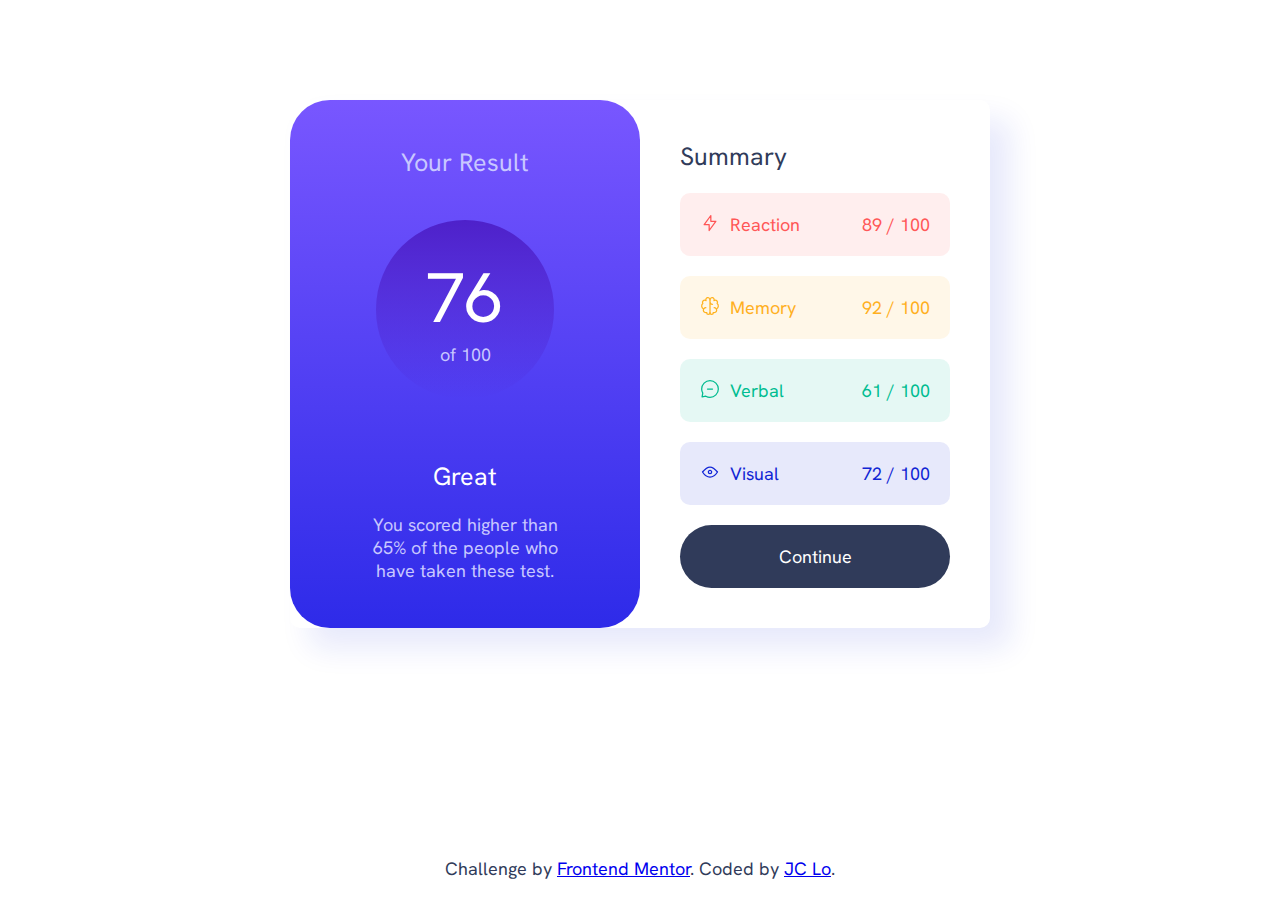
<file: 02-results-summary-component-main First solution with HTML and CSS/index.html>
<!DOCTYPE html>
<html lang="en">
<head>
  <meta charset="UTF-8">
  <meta name="viewport" content="width=device-width, initial-scale=1.0"> <!-- displays site properly based on user's device -->
  <link rel="preconnect" href="https://fonts.googleapis.com">
  <link rel="preconnect" href="https://fonts.gstatic.com" crossorigin>
  <link href="https://fonts.googleapis.com/css2?family=Hanken+Grotesk:wght@500;700;800&display=swap" rel="stylesheet">
  <link rel="stylesheet" href="style.css">
  <title>Frontend Mentor | Results summary component By JC Lo</title>

</head>
<body>
<!-- ========== Container =========== -->  
  <div class="container">
    
    <!-- ========== Card =========== -->  
    <div class="card">
 
      <!-- ========== Result Content =========== -->  
      <div class="section result">
          <h2 class="title result__title">Your Result</h2>
          <p class="result__scoring">
            <span>76</span> of 100
          </p>
          <div>
            <p class="result__comment">
              <span>Great</span>
              You scored higher than 65% of the people who have taken these test.
            </p>
          </div>
        </div> 
      <!-- ========== Result Content Ends =========== -->  

      <!-- ========== Summary Content =========== -->  
      <div class="section summary">

          <h2 class="title summary__title">Summary</h2>

          <!-- ========== Item Content =========== --> 
          <div class="summary__item summary__item--1" >
            <div class="item-flex">
              <svg xmlns="http://www.w3.org/2000/svg" width="20" height="20" fill="none" viewBox="0 0 20 20"><path stroke="#F55" stroke-linecap="round" stroke-linejoin="round" stroke-width="1.25" d="M10.833 8.333V2.5l-6.666 9.167h5V17.5l6.666-9.167h-5Z"/></svg>              
              <h3 class="item-name">Reaction </h3>
            </div>
            <p class="item-record"/>
              <span>89</span> / 100
            </p>
          </div>
          <!-- ========== Item Content Ends =========== --> 
          
          <!-- ========== Item Content =========== --> 
          <div class="summary__item summary__item--2" >
            <div class="item-flex">
              <svg xmlns="http://www.w3.org/2000/svg" width="20" height="20" fill="none" viewBox="0 0 20 20"><path stroke="#FFB21E" stroke-linecap="round" stroke-linejoin="round" stroke-width="1.25" d="M5.833 11.667a2.5 2.5 0 1 0 .834 4.858"/><path stroke="#FFB21E" stroke-linecap="round" stroke-linejoin="round" stroke-width="1.25" d="M3.553 13.004a3.333 3.333 0 0 1-.728-5.53m.025-.067a2.083 2.083 0 0 1 2.983-2.824m.199.054A2.083 2.083 0 1 1 10 3.75v12.917a1.667 1.667 0 0 1-3.333 0M10 5.833a2.5 2.5 0 0 0 2.5 2.5m1.667 3.334a2.5 2.5 0 1 1-.834 4.858"/><path stroke="#FFB21E" stroke-linecap="round" stroke-linejoin="round" stroke-width="1.25" d="M16.447 13.004a3.334 3.334 0 0 0 .728-5.53m-.025-.067a2.083 2.083 0 0 0-2.983-2.824M10 3.75a2.085 2.085 0 0 1 2.538-2.033 2.084 2.084 0 0 1 1.43 2.92m-.635 12.03a1.667 1.667 0 0 1-3.333 0"/></svg>
              <h3 class="item-name">Memory </h3>
            </div>
            <p class="item-record"/>
              <span>92</span> / 100
            </p>
          </div>
          <!-- ========== Item Content Ends =========== --> 
          
          <!-- ========== Item Content =========== --> 
          <div class="summary__item summary__item--3" >
            <div class="item-flex">
              <svg xmlns="http://www.w3.org/2000/svg" width="20" height="20" fill="none" viewBox="0 0 20 20"><path stroke="#00BB8F" stroke-linecap="round" stroke-linejoin="round" stroke-width="1.25" d="M7.5 10h5M10 18.333A8.333 8.333 0 1 0 1.667 10c0 1.518.406 2.942 1.115 4.167l-.699 3.75 3.75-.699A8.295 8.295 0 0 0 10 18.333Z"/></svg>              
              <h3 class="item-name">Verbal </h3>
            </div>
            <p class="item-record"/>
              <span>61</span> / 100
            </p>
          </div>
          <!-- ========== Item Content Ends =========== --> 
          
          <!-- ========== Item Content =========== --> 
          <div class="summary__item summary__item--4" >
            <div class="item-flex">
              <svg xmlns="http://www.w3.org/2000/svg" width="20" height="20" fill="none" viewBox="0 0 20 20"><path stroke="#1125D6" stroke-linecap="round" stroke-linejoin="round" stroke-width="1.25" d="M10 11.667a1.667 1.667 0 1 0 0-3.334 1.667 1.667 0 0 0 0 3.334Z"/><path stroke="#1125D6" stroke-linecap="round" stroke-linejoin="round" stroke-width="1.25" d="M17.5 10c-1.574 2.492-4.402 5-7.5 5s-5.926-2.508-7.5-5C4.416 7.632 6.66 5 10 5s5.584 2.632 7.5 5Z"/></svg>              
              <h3 class="item-name">Visual </h3>
            </div>
            <p class="item-record"/>
              <span>72</span> / 100
            </p>
          </div>
          <!-- ========== Item Content Ends =========== --> 

          

           
          
          <!-- ========== Boton  =========== --> 
          <button class="button">Continue</button>
          
      </div>
      <!-- ========== Summary Content Ends =========== -->  
    </div>
    <!-- ========== Card Ends =========== -->  

    <!-- ========== Attribution =========== -->  
  <div class="attribution">
    Challenge by <a href="https://www.frontendmentor.io?ref=challenge" target="_blank">Frontend Mentor</a>. 
    Coded by <a href="#">JC Lo</a>.
  </div>
    </div>
  <!-- ========== Container Ends =========== -->  

  
  <!-- ========== Attribution Ends =========== -->  
</body>
</html>
</file>
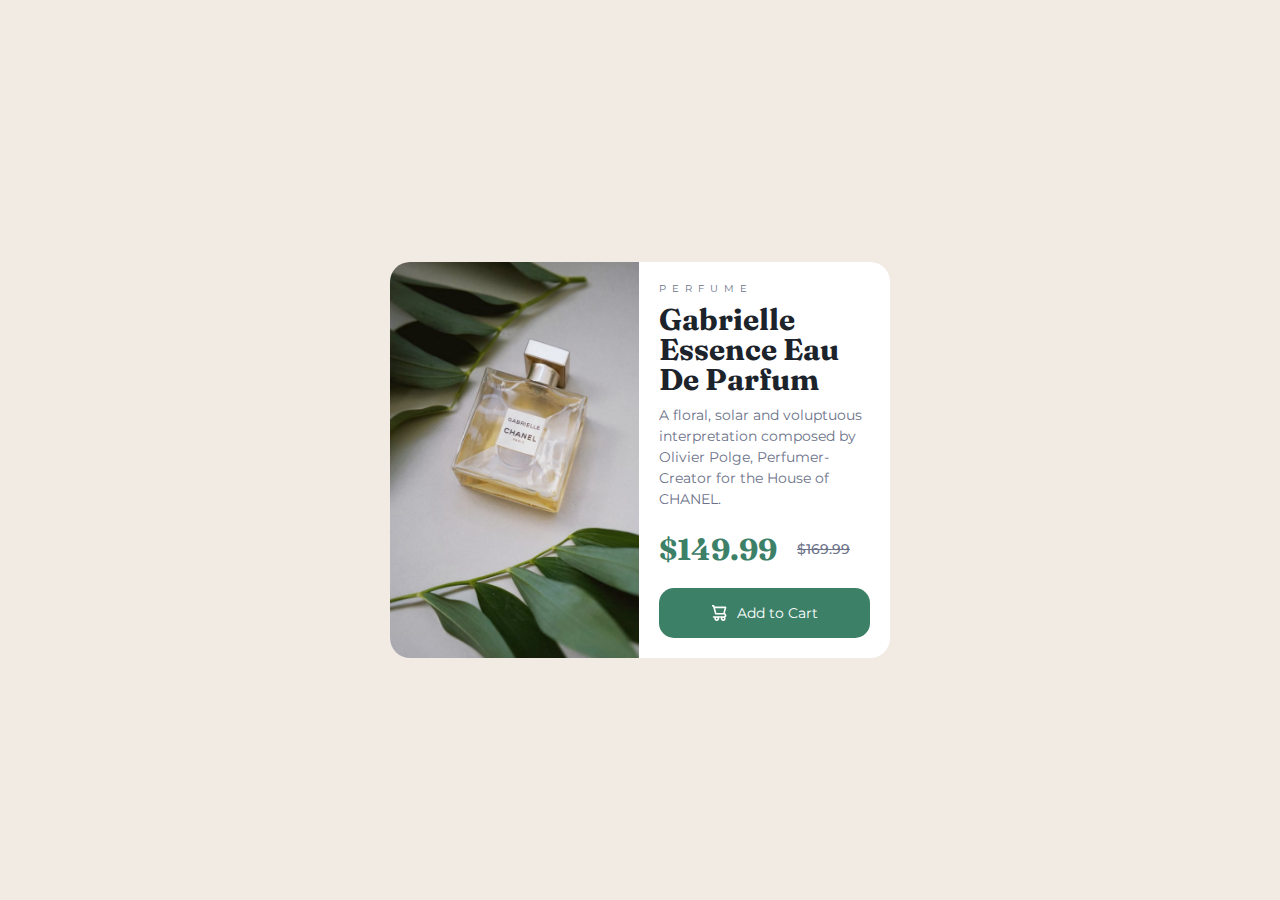
<file: 03-product-preview-card-component-main-firt-solution/index.html>
<!DOCTYPE html>
<html lang="en">
<head>
  <meta charset="UTF-8">
  <meta name="viewport" content="width=device-width, initial-scale=1.0"> <!-- displays site properly based on user's device -->
  <meta name="description" content="Product preview card component - Front End Challange">
  <meta name="keywords" content="Card Product HTML CSS JS">
  <!-- ===== PreLoad Montserrat Font ===== -->
  <link rel="preconnect" href="https://fonts.googleapis.com">
  <link rel="preconnect" href="https://fonts.gstatic.com" crossorigin>
  <link href="https://fonts.googleapis.com/css2?family=Montserrat:wght@500;700&display=swap" rel="stylesheet">
  
  <!-- ===== PreLoad Fraunces Font ===== -->
  <link href="https://fonts.googleapis.com/css2?family=Fraunces:opsz,wght@9..144,700&display=swap" rel="stylesheet">
  <!-- ===== PreLoad Style Doc ===== -->
  <link rel="preload" href="./css/style.css" as="style">
  <link rel="stylesheet" href="./css/style.css">
  <title>Frontend Mentor | Product preview card component by JC Lo</title>

</head>
<body>
 <!-- ===== Container ===== -->
  <main class="container">
    <!-- ===== Card ===== -->
    <div class="card">
      <!-- ===== Card Content===== -->
      <div class="card-content">

        <!-- ===== Image ===== -->
        <img id="cardImage" class="image" src="" alt="Product">
        <!-- ===== Information ===== -->
        <div class="section info">
          <p class="item info__category">
            Perfume
          </p>

          <h2 class="item info__title">
            Gabrielle Essence Eau De Parfum
          </h2>

          <p class="item info__description">
            A floral, solar and voluptuous interpretation composed by Olivier Polge, Perfumer-Creator for the House of CHANEL.
          </p>
          
          <p class="item info__price">
            $149.99
              <span class="price--canceled">
                $169.99
              </span>
          </p>

          <button class="item button">
            <svg width="15" height="16" xmlns="http://www.w3.org/2000/svg"><path d="M14.383 10.388a2.397 2.397 0 0 0-1.518-2.222l1.494-5.593a.8.8 0 0 0-.144-.695.8.8 0 0 0-.631-.28H2.637L2.373.591A.8.8 0 0 0 1.598 0H0v1.598h.983l1.982 7.4a.8.8 0 0 0 .799.59h8.222a.8.8 0 0 1 0 1.599H1.598a.8.8 0 1 0 0 1.598h.943a2.397 2.397 0 1 0 4.507 0h1.885a2.397 2.397 0 1 0 4.331-.376 2.397 2.397 0 0 0 1.12-2.021ZM11.26 7.99H4.395L3.068 3.196h9.477L11.26 7.991Zm-6.465 6.392a.8.8 0 1 1 0-1.598.8.8 0 0 1 0 1.598Zm6.393 0a.8.8 0 1 1 0-1.598.8.8 0 0 1 0 1.598Z" fill="#FFF"/></svg>
            <p>Add to Cart</p>
          </button>

        </div>  <!-- ===== Information Ends ===== -->

      </div> <!-- ===== Card Content Ends===== -->

    </divs> <!-- ===== Card Ends ===== -->

  </main> <!-- ===== Container Ends ===== -->


  <!-- <div class="attribution">
    Challenge by <a href="https://www.frontendmentor.io?ref=challenge" target="_blank">Frontend Mentor</a>. 
    Coded by <a href="#">JC Lomu</a>.
  </div> -->
  <script src="./js/script.js"></script>
</body>
</html>
</file>
<file: 02-results-summary-component-main First solution with HTML and CSS/style.css>
/* Colors */
@import url('https://fonts.googleapis.com/css2?family=Hanken+Grotesk:wght@500;700;800&display=swap');

:root {

    /* Sizes*/
    --mobile: 375px;
    --desktop: 700px;


    /* Primary */
    --light-red-solid: hsl(0, 100%, 67%);
    --orangey-yellow-solid: hsl(39, 100%, 56%);
    --green-teal-solid: hsl(166, 100%, 37%);
    --cobalt-blue-solid: hsl(234, 85%, 45%);
    
    --light-red: hsla(0, 100%, 67%, .1);
    --orangey-yellow: hsla(39, 100%, 56%, .1);
    --green-teal: hsla(166, 100%, 37%, .1);
    --cobalt-blue: hsla(234, 85%, 45%, .1);
   
    /* Gradients */
    --light-slate-blue: hsl(252, 100%, 67%);
    --light-royal-blue: hsl(241, 81%, 54%);
        /* Background */
        --gradient-bg: linear-gradient(
            var(--light-slate-blue),
            var(--light-royal-blue));
    
    --violet-blue: hsla(256, 72%, 46%, 1); 
    --persian-blue: hsla(241, 72%, 46%, 0);   
        /* Circle */
        --gradient-cirlce: linear-gradient(
            var(--violet-blue),
            var(--persian-blue));
    
    /* Neutral */

    --white: hsl(0, 0%, 100%);
    --pale-blue: hsl(221, 100%, 96%);
    --light-lavender: hsl(241, 100%, 89%);
    --dark-gray-blue: hsl(224, 30%, 27%);

    /* Fonts */
    --ff-default: 'Hanken Grotesk', sans-serif;

    --fw-regular: 500;
    --fw-medium: 700;
    --fw-bold: 800;

    --fs-400: 1.125rem;
    --fs-500: 1.25rem;
    --fs-600: 1.5rem;
    --fs-700: 1.8rem;
    --fs-800: 2.5rem;
    --fs-900: 7rem;

}

*,
*::before,
*::after {
    box-sizing: border-box;
}
* {
    margin: 0;
    font: inherit;
}

html {
    font-size: 62.5%;
}
body {
    font-family: var(--ff-default);
    font-size: var(--fs-700);
    color: var(--dark-gray-blue);
    
}

img,
svg {
    display: block;
    max-width: 100%;
}

.container {
    display: grid;
    place-items: center;
    max-width: 144rem;
    
    
 }

 .card { 
    background-color: var(--white);
    border-radius: 1rem;
    box-shadow: 2rem 2rem 3rem var(--cobalt-blue);
    width: 100%;
   
}

@media (min-width: 440px) {
    
    .card {
        width: 40rem;
    }
}

@media (min-width: 940px) {
    
    .card {
    width: 70rem;
    margin-top: 10rem;
    display: grid;
    grid-template-columns: 1fr 1fr;
    height: auto;
    }
}

.section {
    padding: 4rem;
}

.title {
    font-size: var(--fs-800);
}

.item-flex {
    display: flex;
    flex-direction: row;
    gap: 1rem;
}


.result__title,
.result__comment,
.result__scoring
 {
    color: var(--light-lavender);
}

.result {
    background: var(--gradient-bg);
    border-radius: 0  0 4rem 4rem;
    display: grid;
    color: var(--white);
    text-align: center;
    align-items: center;
    gap: 1rem;
    
    @media (min-width: 940px) {
        border-radius: 4rem;

    }
}

.result__scoring {
    background: var(--gradient-cirlce);
    aspect-ratio: 1 / 1;
    border-radius: 50%;
    display: flex;
    flex-direction: column;
    justify-content: center;
    margin: auto;
    width: 66%;
    margin-top: 2rem;    
    margin-bottom: 2rem;    

}

.result__scoring span {
    font-size: var(--fs-900);
    display: block;
    color: var(--white);
}

.result__comment {
    padding: 0 10%;
}

.result__comment span {
    font-size: var(--fs-800);
    display: block;
    margin: 2rem;
    color: var(--white);
}

.summary {
    display: flex;
    flex-direction: column;
    gap: 2rem;

}
.summary__item {
    display: flex;
    justify-content: space-between;
    padding: 2rem;
    border-radius: 1rem;
    
}

.summary__item--1 {
    color: var(--light-red-solid);
    background-color: var(--light-red) ;
    
}

.summary__item--2 {
    color: var(--orangey-yellow-solid);
    background-color: var(--orangey-yellow) ;
}

.summary__item--3 {
    color: var(--green-teal-solid);
    background-color: var(--green-teal);
}

.summary__item--4 {
    color: var(--cobalt-blue-solid);
    background-color: var(--cobalt-blue);
}

.button {
    background-color: var(--dark-gray-blue);
    color: var(--white);
    border: none;
    border-radius: 5rem;
    padding: 2rem;
    transition: background-color 0.3s;

    

}

.button:hover {
    background-color: var(--light-slate-blue);
}

@media (min-width: 940px) {
    .attribution {
        position: absolute;
        bottom: 2rem;
    }
}
</file>
<file: 03-product-preview-card-component-main-firt-solution/css/style.css>
/* ===== Fonts =====

/* ===== Montserrat ===== */
@import url('https://fonts.googleapis.com/css2?family=Montserrat:wght@500;700&display=swap');
/* ===== Fraunces ===== */
@import url('https://fonts.googleapis.com/css2?family=Fraunces:opsz,wght@9..144,700&display=swap');

:root {

/* ===== Screen Size ===== */

--Mobile: 375px;
--Desktop: 1440px;

/* ===== Colors ===== */
/* Primary */

--Dark-cyan: hsl(158, 36%, 37%);
--Cream: hsl(30, 38%, 92%);

/* Neutral */

--Very-dark-blue: hsl(212, 21%, 14%);
--Dark-grayish-blue: hsl(228, 12%, 48%);
--White: hsl(0, 0%, 100%);

/* ===== Fonts ===== */

--ff-primary: 'Montserrat', serif;
--ff-secondary: 'Fraunces', serif;

--fw--medium: 500;
--fw--bold: 700;
}

*,
*:before,
*:after {
    box-sizing: border-box;
}
* {
    margin: 0;
    font: inherit;
}

html {
    font-size: 62.5%;
}

body {
    font-size: 14px;
    font-family: var(--ff-primary);
    background-color: var(--Cream);
    color: var(--Dark-grayish-blue);
}

img {
  width: 100%;
}

.container {
    width: min(90%, 120rem);
    margin: 0 auto;
}    




@media (min-width: 768px) {
    .card {
        display: flex;
        justify-content: center;
        align-items: center;
        height: 100vh;
    }
}



.card-content {
    background-color: var(--White);
    border-radius: 2rem;
    margin-top: 2rem;
}

@media (min-width: 768) {
    .card-content {
        margin-top: 0;
    }
}
@media (min-width: 768px) {
    .card-content {
        display: grid;
        grid-template-columns: 1fr 1fr;
        width: 50rem;
    }
}


.section {
    padding: 2rem;
}

.image {
    border-radius: 2rem 2rem 0 0 ;
    height: cover;
}

@media (min-width: 768px) {
    .image {
        border-radius: 2rem 0 0 2rem ;
        height: 100%;
      
    }
}

.item {
    margin-top: 1rem;
}

.info__category {
    font-size: var(--fw--medium);
    text-transform: uppercase;
    font-size: 1rem;
    letter-spacing: 0.6rem;
    margin-top: 0;
}

.info__title {
    font-family: var(--ff-secondary);
    font-weight: var(--fw--bold);
    font-size: 3rem;
    line-height: 3rem;
    color: var(--Very-dark-blue);
}

.info__description {
    line-height: 2.1rem;
}

.info__price {
    color: var(--Dark-cyan);
    font-weight: var(--fw--bold);
    font-size: 3rem;
    font-family: var(--ff-secondary);
    display: flex;
    align-items: center;
}

.price--canceled {
    color: var(--Dark-grayish-blue);
    font-size: 1.4rem;
    text-decoration: line-through;
    font-family: var(--ff-primary);
    font-weight: var(--fw--medium);
    margin: 2rem;
    
}

.button {
    background-color: var(--Dark-cyan);
    width: 100%;
    height: 5rem;
    color: var(--White);
    display: flex;
    justify-content: center;
    align-items: center;
    border-radius: 1.5rem;
    border: none;
    column-gap: 1rem;
    transition: background-color 0.4s ease;
} 

.button:hover {
    background-color: var(--Very-dark-blue);
}
</file>
